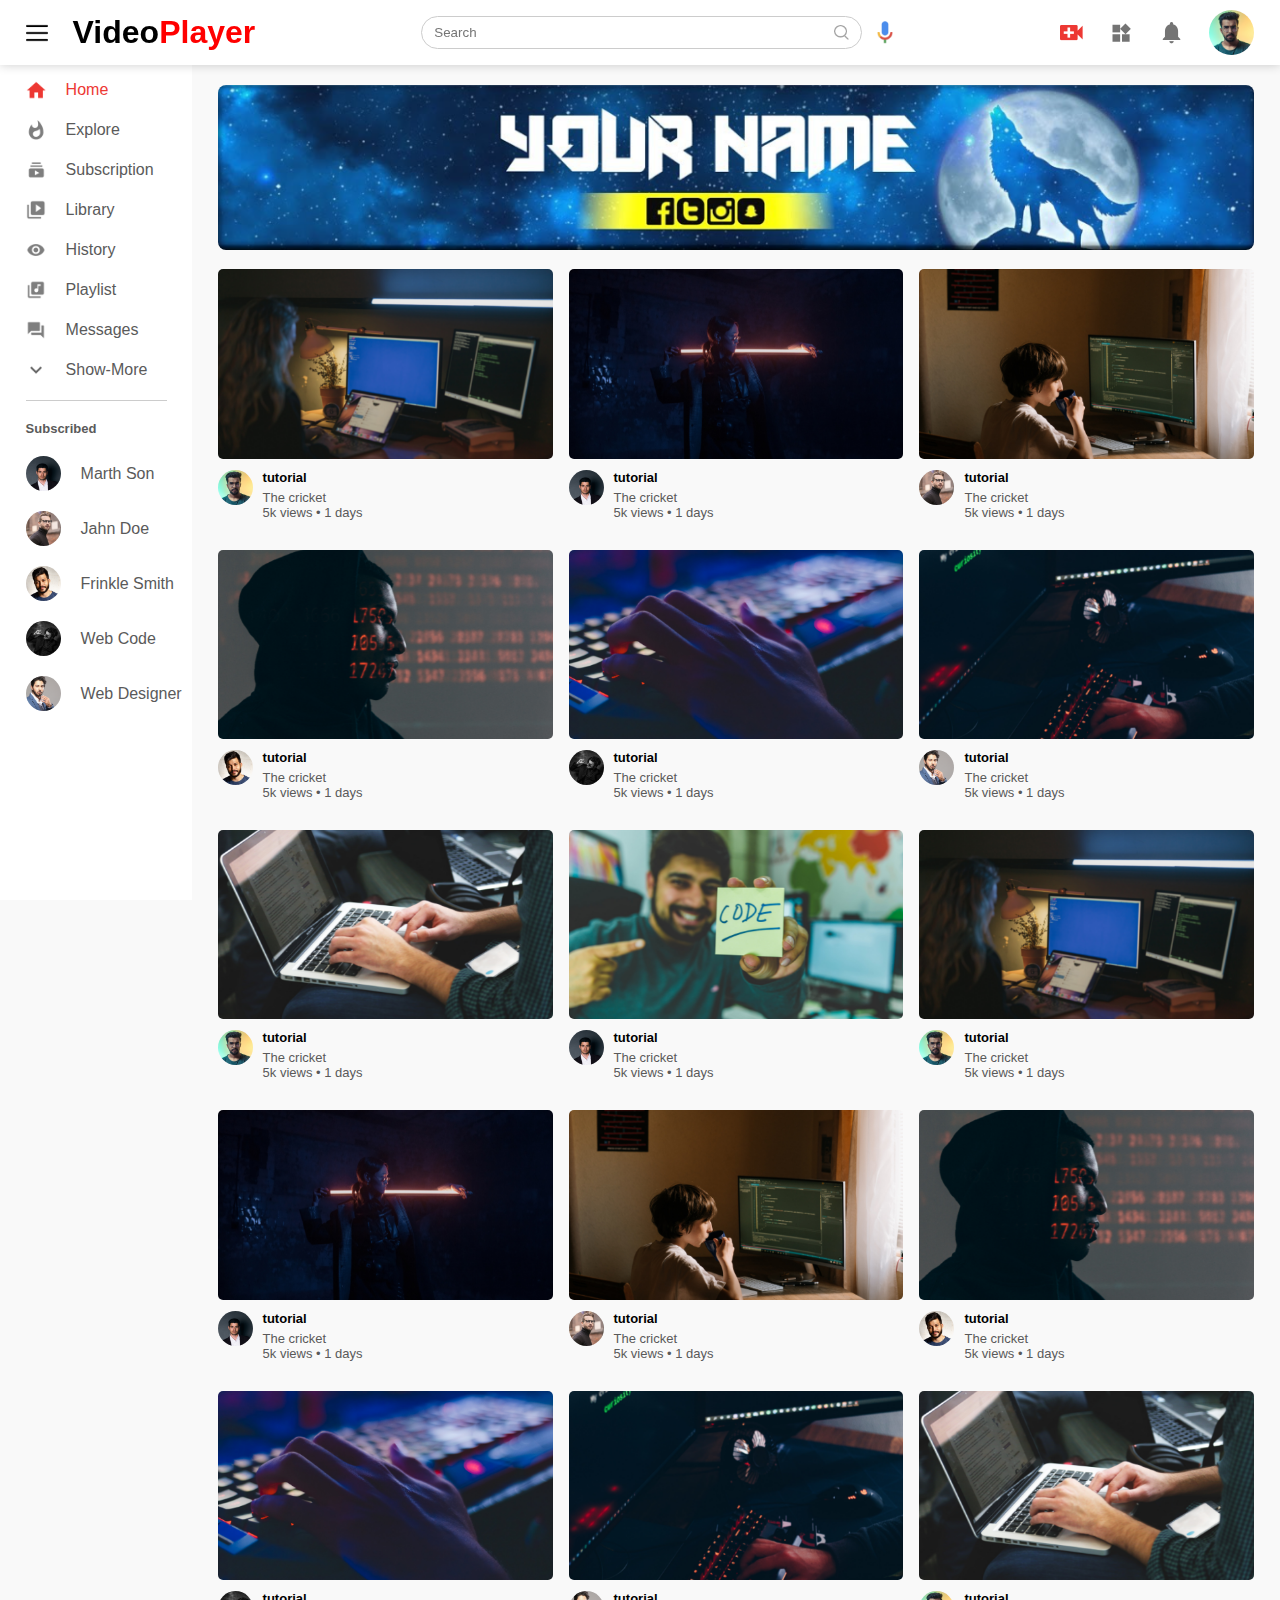
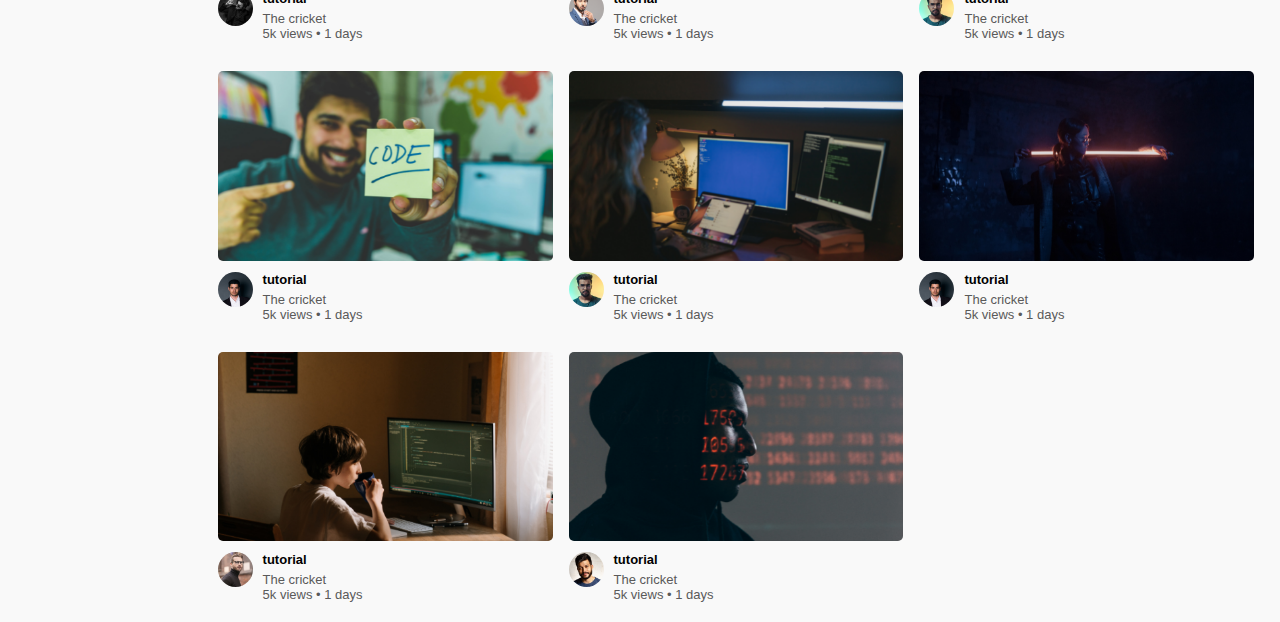
<file: index.html>
<!DOCTYPE html>
<html lang="en">
<head>
    <meta charset="UTF-8">
    <meta http-equiv="X-UA-Compatible" content="IE=edge">
    <meta name="viewport" content="width=device-width, initial-scale=1.0">
    <title>Video streaming Website</title>
    <link rel="stylesheet" href="./style.css">
</head>
<body>
    
    <!---navigation start--> 
    <nav class="flex-div">
        <div class="nav-left flex-div">
            <img src="img/menu.png" class="menu" alt="">
            <h1 >Video </h1><h1 class="h1">Player</h1> 
        </div>
        <div class="nav-middle flex-div">
            <div class="search flex-div">
                <input type="text" placeholder="Search">
                <img src="img/search.png" alt="">
            </div>
            <img src="img/voice-search.png" class="mic" alt="">
        </div>
        <div class="nav-right flex-div">
            <img src="img/upload.png" alt="">
            <img src="img/more.png" alt="">
            <img src="img/notification.png" alt="">
            <img src="img/1.png" class="user" alt="">
            
        </div>
    </nav>
    <!---navigation end-->

    <!---sidebar start-->
    <div class="sidebar">
        <div class="shortcut">
            <a href=""><img src="img/home.png" alt=""><p>Home</p></a>
            <a href=""><img src="img/explore.png" alt=""><p>Explore</p></a>
            <a href=""><img src="img/subscriprion.png" alt=""><p>Subscription</p></a>
            <a href=""><img src="img/library.png" alt=""><p>Library</p></a>
            <a href=""><img src="img/history.png" alt=""><p>History</p></a>
            <a href=""><img src="img/playlist.png" alt=""><p>Playlist</p></a>
            <a href=""><img src="img/messages.png" alt=""><p>Messages</p></a>
            <a href=""><img src="img/show-more.png" alt=""><p>Show-More</p></a>
            <hr>
        </div>
        <div class="subscribed">
            <h3>Subscribed</h3>
            <a href=""><img src="img/2.png" alt=""><p>Marth Son</p></a>
            <a href=""><img src="img/3.png" alt=""><p>Jahn Doe</p></a>
            <a href=""><img src="img/4.png" alt=""><p>Frinkle Smith</p></a>
            <a href=""><img src="img/5.png" alt=""><p>Web Code</p></a>
            <a href=""><img src="img/6.png" alt=""><p>Web Designer</p></a>
        </div>
    </div>
    <!---sidebar end-->

    <!----main start-->
    <div class="container">
        <div class="banner">
            <img src="img/cover.png" alt="">
        </div>
        <div class="list-container">
            <div class="video-list">
                <a href="switch.html"><img src="img/thumbhnail 1.png" class="thumbnail" alt=""></a>
                <div class="flex-div">
                    <img src="img/1.png" alt="">
                    <div class="video-info">
                        <a href="switch.html">tutorial</a>
                        <p>The cricket</p>
                        <p>5k views &bull; 1 days</p>
                    </div>
                </div>
            </div>
            <div class="video-list">
                <a href="switch.html"><img src="img/thumbhnail 2.png" class="thumbnail" alt=""></a>
                <div class="flex-div">
                    <img src="img/2.png" alt="">
                    <div class="video-info">
                        <a href="switch.html">tutorial</a>
                        <p>The cricket</p>
                        <p>5k views &bull; 1 days</p>
                    </div>
                </div>
            </div>
            <div class="video-list">
                <a href="switch.html"><img src="img/thumbhnail 3.png" class="thumbnail" alt=""></a>
                <div class="flex-div">
                    <img src="img/3.png" alt="">
                    <div class="video-info">
                        <a href="sw">tutorial</a>
                        <p>The cricket</p>
                        <p>5k views &bull; 1 days</p>
                    </div>
                </div>
            </div>
            <div class="video-list">
                <a href="switch.html"><img src="img/thumbhnail 4.png" class="thumbnail" alt=""></a>
                <div class="flex-div">
                    <img src="img/4.png" alt="">
                    <div class="video-info">
                        <a href="switch.html">tutorial</a>
                        <p>The cricket</p>
                        <p>5k views &bull; 1 days</p>
                    </div>
                </div>
            </div>
            <div class="video-list">
                <a href="switch.html"><img src="img/thumbhnail 5.png" class="thumbnail" alt=""></a>
                <div class="flex-div">
                    <img src="img/5.png" alt="">
                    <div class="video-info">
                        <a href="switch.html">tutorial</a>
                        <p>The cricket</p>
                        <p>5k views &bull; 1 days</p>
                    </div>
                </div>
            </div>
            <div class="video-list">
                <a href="switch.html"><img src="img/thumbhnail 6.png" class="thumbnail" alt=""></a>
                <div class="flex-div">
                    <img src="img/6.png" alt="">
                    <div class="video-info">
                        <a href="switch.html">tutorial</a>
                        <p>The cricket</p>
                        <p>5k views &bull; 1 days</p>
                    </div>
                </div>
            </div>
            <div class="video-list">
                <a href="switch.html"><img src="img/thumbhnail 7.png" class="thumbnail" alt=""></a>
                <div class="flex-div">
                    <img src="img/1.png" alt="">
                    <div class="video-info">
                        <a href="switch.html">tutorial</a>
                        <p>The cricket</p>
                        <p>5k views &bull; 1 days</p>
                    </div>
                </div>
            </div>
            <div class="video-list">
                <a href="switch.html"><img src="img/thumbhnail 8.png" class="thumbnail" alt=""></a>
                <div class="flex-div">
                    <img src="img/2.png" alt="">
                    <div class="video-info">
                        <a href="switch.html">tutorial</a>
                        <p>The cricket</p>
                        <p>5k views &bull; 1 days</p>
                    </div>
                </div>
            </div>
            <div class="video-list">
                <a href="switch.html"><img src="img/thumbhnail 1.png" class="thumbnail" alt=""></a>
                <div class="flex-div">
                    <img src="img/1.png" alt="">
                    <div class="video-info">
                        <a href="switch.html">tutorial</a>
                        <p>The cricket</p>
                        <p>5k views &bull; 1 days</p>
                    </div>
                </div>
            </div>
            <div class="video-list">
                <a href="switch.html"><img src="img/thumbhnail 2.png" class="thumbnail" alt=""></a>
                <div class="flex-div">
                    <img src="img/2.png" alt="">
                    <div class="video-info">
                        <a href="switch.html">tutorial</a>
                        <p>The cricket</p>
                        <p>5k views &bull; 1 days</p>
                    </div>
                </div>
            </div>
            <div class="video-list">
                <a href="switch.html"><img src="img/thumbhnail 3.png" class="thumbnail" alt=""></a>
                <div class="flex-div">
                    <img src="img/3.png" alt="">
                    <div class="video-info">
                        <a href="switch.html">tutorial</a>
                        <p>The cricket</p>
                        <p>5k views &bull; 1 days</p>
                    </div>
                </div>
            </div>
            <div class="video-list">
                <a href="switch.html"><img src="img/thumbhnail 4.png" class="thumbnail" alt=""></a>
                <div class="flex-div">
                    <img src="img/4.png" alt="">
                    <div class="video-info">
                        <a href="switch.html">tutorial</a>
                        <p>The cricket</p>
                        <p>5k views &bull; 1 days</p>
                    </div>
                </div>
            </div>
            <div class="video-list">
                <a href="switch.html"><img src="img/thumbhnail 5.png" class="thumbnail" alt=""></a>
                <div class="flex-div">
                    <img src="img/5.png" alt="">
                    <div class="video-info">
                        <a href="switch.html">tutorial</a>
                        <p>The cricket</p>
                        <p>5k views &bull; 1 days</p>
                    </div>
                </div>
            </div>
            <div class="video-list">
                <a href="switch.html"><img src="img/thumbhnail 6.png" class="thumbnail" alt=""></a>
                <div class="flex-div">
                    <img src="img/6.png" alt="">
                    <div class="video-info">
                        <a href="switch.html">tutorial</a>
                        <p>The cricket</p>
                        <p>5k views &bull; 1 days</p>
                    </div>
                </div>
            </div>
            <div class="video-list">
                <a href="switch.html"><img src="img/thumbhnail 7.png" class="thumbnail" alt=""></a>
                <div class="flex-div">
                    <img src="img/1.png" alt="">
                    <div class="video-info">
                        <a href="switch.html">tutorial</a>
                        <p>The cricket</p>
                        <p>5k views &bull; 1 days</p>
                    </div>
                </div>
            </div>
            <div class="video-list">
                <a href="switch.html"><img src="img/thumbhnail 8.png" class="thumbnail" alt=""></a>
                <div class="flex-div">
                    <img src="img/2.png" alt="">
                    <div class="video-info">
                        <a href="switch.html">tutorial</a>
                        <p>The cricket</p>
                        <p>5k views &bull; 1 days</p>
                    </div>
                </div>
            </div>
            <div class="video-list">
                <a href="switch.html"><img src="img/thumbhnail 1.png" class="thumbnail" alt=""></a>
                <div class="flex-div">
                    <img src="img/1.png" alt="">
                    <div class="video-info">
                        <a href="">tutorial</a>
                        <p>The cricket</p>
                        <p>5k views &bull; 1 days</p>
                    </div>
                </div>
            </div>
            <div class="video-list">
                <a href="switch.html"><img src="img/thumbhnail 2.png" class="thumbnail" alt=""></a>
                <div class="flex-div">
                    <img src="img/2.png" alt="">
                    <div class="video-info">
                        <a href="">tutorial</a>
                        <p>The cricket</p>
                        <p>5k views &bull; 1 days</p>
                    </div>
                </div>
            </div>
            <div class="video-list">
                <a href="switch.html"><img src="img/thumbhnail 3.png" class="thumbnail" alt=""></a>
                <div class="flex-div">
                    <img src="img/3.png" alt="">
                    <div class="video-info">
                        <a href="switch.html">tutorial</a>
                        <p>The cricket</p>
                        <p>5k views &bull; 1 days</p>
                    </div>
                </div>
            </div>
            <div class="video-list">
                <a href="switch.html"><img src="img/thumbhnail 4.png" class="thumbnail" alt=""></a>
                <div class="flex-div">
                    <img src="img/4.png" alt="">
                    <div class="video-info">
                        <a href="switch.html">tutorial</a>
                        <p>The cricket</p>
                        <p>5k views &bull; 1 days</p>
                    </div>
                </div>
            </div>
        </div>
    </div>
    <!----main end-->

    <script src="script.js"></script>
</body>
</html>
</file>
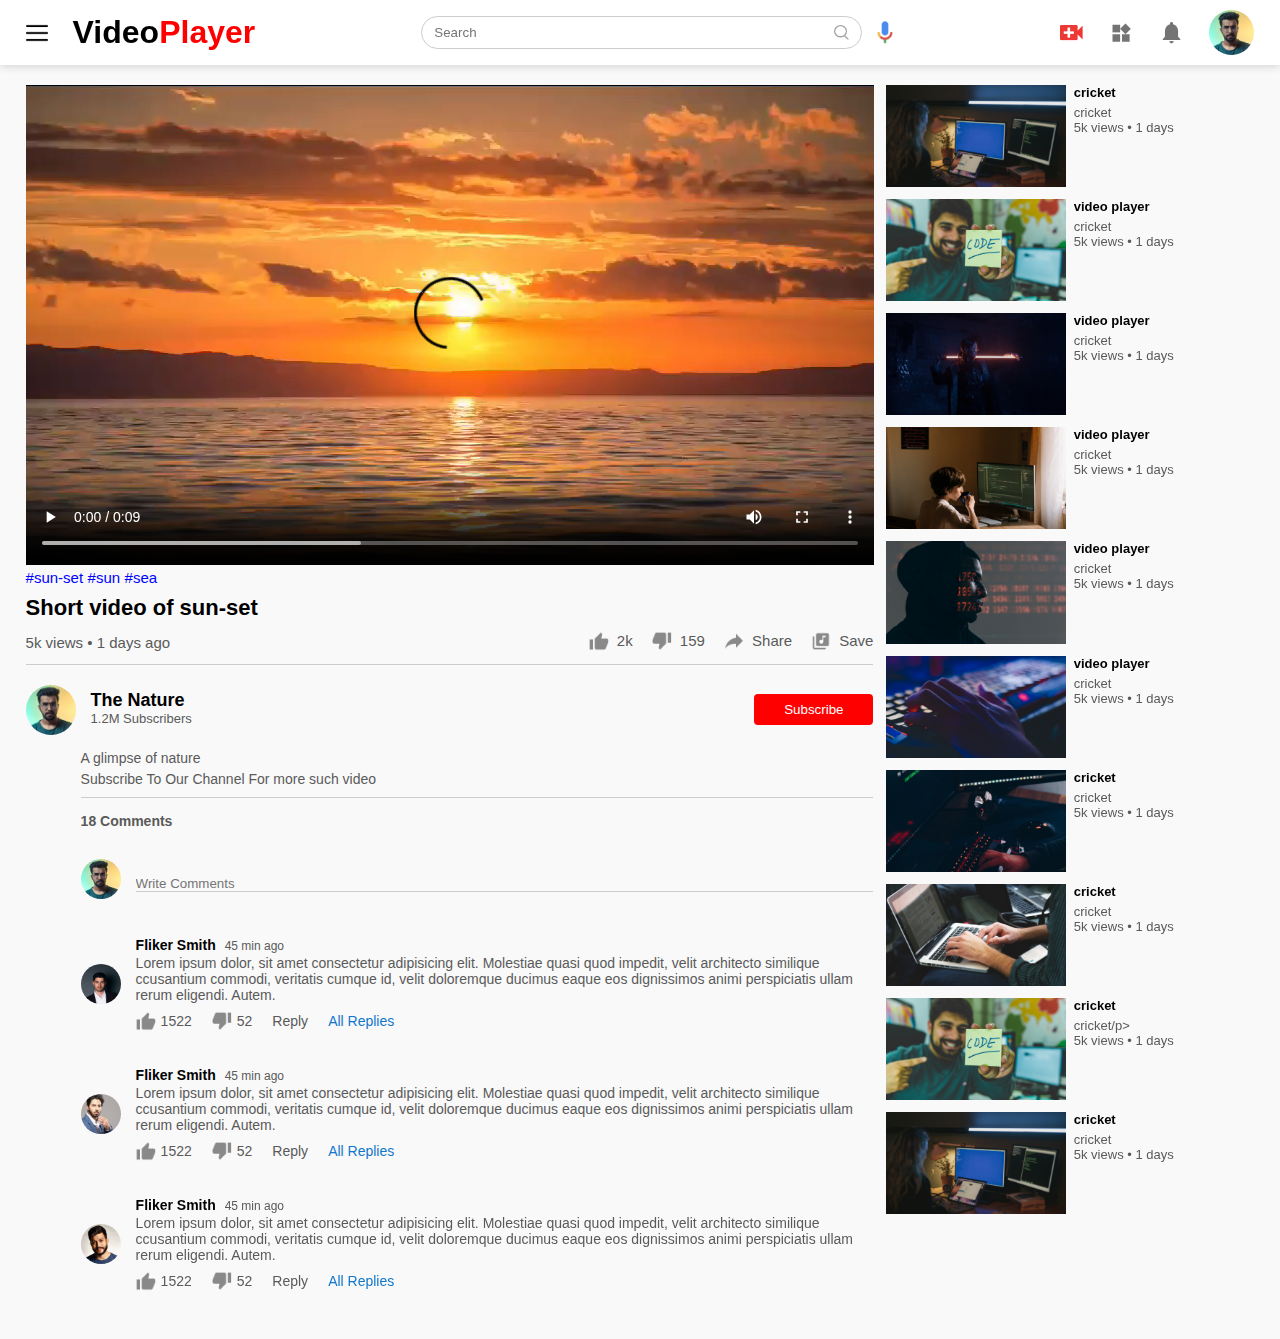
<file: switch.html>
<!DOCTYPE html>
<html lang="en">
<head>
    <meta charset="UTF-8">
    <meta http-equiv="X-UA-Compatible" content="IE=edge">
    <meta name="viewport" content="width=device-width, initial-scale=1.0">
    <title>Streaming video</title>
    <link rel="stylesheet" href="style.css">
</head>
<body>
    <!---navigation start-->
    <nav class="flex-div">
        <div class="nav-left flex-div">
            <img src="img/menu.png" class="menu" alt="">
            <h1 >Video </h1><h1 class="h1">Player</h1>
        </div>
        <div class="nav-middle flex-div">
            <div class="search flex-div">
                <input type="text" placeholder="Search">
                <img src="img/search.png" alt="">
            </div>
            <img src="img/voice-search.png" class="mic" alt="">
        </div>
        <div class="nav-right flex-div">
            <img src="img/upload.png" alt="">
            <img src="img/more.png" alt="">
            <img src="img/notification.png" alt="">
            <img src="img/1.png" class="user" alt="">
        </div>
    </nav>
    <!--navigation end-->
    <!--video start-->
    <div class="container play-contain">
        <div class="row">
            <div class="play-vid">
                <video controls autoplay>
                    <source src="img/vid.mp4" type="video/mp4"> 
                </video>
                <div class="tags">
                    <a href="">#sun-set</a>
                    <a href="">#sun</a>
                    <a href="">#sea</a>
                </div>
                <h3>Short video of sun-set</h3>
                <div class="play-info">
                    <p>5k views &bull; 1 days ago</p>
                    <div>
                        <a href=""><img src="img/like.png" alt="">2k</a>
                        <a href=""><img src="img/dislike.png" alt="">159</a>
                        <a href=""><img src="img/share.png" alt="">Share</a>
                        <a href=""><img src="img/save.png" alt="">Save</a>
                    </div>
                </div>
                <hr>
                <div class="owner">
                    <img src="img/1.png" alt="">
                    <div>
                        <p>The Nature</p>
                        <span>1.2M Subscribers</span>
                    </div>
                    <button type="button">Subscribe</button>
                </div>
                <div class="description">
                    <p>A glimpse of nature</p>
                    <p>Subscribe To Our Channel For more such video</p>
                    <hr>
                    <h4>18 Comments</h4>
                    <div class="add-comment">
                        <img src="img/1.png" alt="">
                        <input type="text" placeholder="Write Comments">
                    </div>
                    <div class="prev-comnet">
                        <img src="img/2.png" alt="">
                        <div>
                            <h3>Fliker Smith <span> 45 min ago</span></h3>
                            <p>Lorem ipsum dolor, sit amet consectetur adipisicing elit. Molestiae quasi quod impedit, velit architecto similique ccusantium commodi, veritatis cumque id, velit doloremque ducimus eaque eos dignissimos animi perspiciatis ullam rerum eligendi. Autem.</p>
                            <div class="action">
                                <img src="img/like.png" alt="">
                                <span>1522</span>
                                <img src="img/dislike.png" alt="">
                                <span>52</span>
                                <span>Reply</span>
                                <a href="">All Replies</a>
                            </div>
                        </div>
                    </div>
                    <div class="prev-comnet">
                        <img src="img/6.png" alt="">
                        <div>
                            <h3>Fliker Smith <span> 45 min ago</span></h3>
                            <p>Lorem ipsum dolor, sit amet consectetur adipisicing elit. Molestiae quasi quod impedit, velit architecto similique ccusantium commodi, veritatis cumque id, velit doloremque ducimus eaque eos dignissimos animi perspiciatis ullam rerum eligendi. Autem.</p>
                            <div class="action">
                                <img src="img/like.png" alt="">
                                <span>1522</span>
                                <img src="img/dislike.png" alt="">
                                <span>52</span>
                                <span>Reply</span>
                                <a href="">All Replies</a>
                            </div>
                        </div>
                    </div>
                    <div class="prev-comnet">
                        <img src="img/4.png" alt="">
                        <div>
                            <h3>Fliker Smith <span> 45 min ago</span></h3>
                            <p>Lorem ipsum dolor, sit amet consectetur adipisicing elit. Molestiae quasi quod impedit, velit architecto similique ccusantium commodi, veritatis cumque id, velit doloremque ducimus eaque eos dignissimos animi perspiciatis ullam rerum eligendi. Autem.</p>
                            <div class="action">
                                <img src="img/like.png" alt="">
                                <span>1522</span>
                                <img src="img/dislike.png" alt="">
                                <span>52</span>
                                <span>Reply</span>
                                <a href="">All Replies</a>
                            </div>
                        </div>
                    </div>
                </div>
            </div>
            <div class="right-sidebar">
                <div class="side-list">
                    <a href="switch.html" class="small-size"><img src="img/thumbhnail 1.png" class="thumbnail" alt=""></a>
                    <div class="video-info">
                        <a href="switch.html">cricket</a>
                        <p>cricket</p>
                        <p>5k views &bull; 1 days</p>
                    </div>
                </div>
                <div class="side-list">
                    <a href="switch.html" class="small-size"><img src="img/thumbhnail 8.png" class="thumbnail" alt=""></a>
                    <div class="video-info">
                        <a href="switch.html">video player</a>
                        <p>cricket</p>
                        <p>5k views &bull; 1 days</p>
                    </div>
                </div>
                <div class="side-list">
                    <a href="switch.html" class="small-size"><img src="img/thumbhnail 2.png" class="thumbnail" alt=""></a>
                    <div class="video-info">
                        <a href="switch.html">video player</a>
                        <p>cricket</p>
                        <p>5k views &bull; 1 days</p>
                    </div>
                </div>
                <div class="side-list">
                    <a href="switch.html" class="small-size"><img src="img/thumbhnail 3.png" class="thumbnail" alt=""></a>
                    <div class="video-info">
                        <a href="switch.html">video player</a>
                        <p>cricket</p>
                        <p>5k views &bull; 1 days</p>
                    </div>
                </div>
                <div class="side-list">
                    <a href="switch.html" class="small-size"><img src="img/thumbhnail 4.png" class="thumbnail" alt=""></a>
                    <div class="video-info">
                        <a href="switch.html">video player</a>
                        <p>cricket</p>
                        <p>5k views &bull; 1 days</p>
                    </div>
                </div>
                <div class="side-list">
                    <a href="switch.html" class="small-size"><img src="img/thumbhnail 5.png" class="thumbnail" alt=""></a>
                    <div class="video-info">
                        <a href="switch.html">video player</a>
                        <p>cricket</p>
                        <p>5k views &bull; 1 days</p>
                    </div>
                </div>
                <div class="side-list">
                    <a href="switch.html" class="small-size"><img src="img/thumbhnail 6.png" class="thumbnail" alt=""></a>
                    <div class="video-info">
                        <a href="switch.html">cricket</a>
                        <p>cricket</p>
                        <p>5k views &bull; 1 days</p>
                    </div>
                </div>
                <div class="side-list">
                    <a href="switch.html" class="small-size"><img src="img/thumbhnail 7.png" class="thumbnail" alt=""></a>
                    <div class="video-info">
                        <a href="switch.html">cricket</a>
                        <p>cricket</p>
                        <p>5k views &bull; 1 days</p>
                    </div>
                </div>
                <div class="side-list">
                    <a href="switch.html" class="small-size"><img src="img/thumbhnail 8.png" class="thumbnail" alt=""></a>
                    <div class="video-info">
                        <a href="switch.html">cricket</a>
                        <p>cricket/p>
                        <p>5k views &bull; 1 days</p>
                    </div>
                </div>
                <div class="side-list">
                    <a href="switch.html" class="small-size"><img src="img/thumbhnail 1.png" class="thumbnail" alt=""></a>
                    <div class="video-info">
                        <a href="switch.html">cricket</a>
                        <p>cricket</p>
                        <p>5k views &bull; 1 days</p>
                    </div>
                </div>
            </div>
        </div>
    </div>
    <!--video end-->
</body>
</html>
</file>
<file: style.css>
*{
    padding: 0;
    margin: 0;
    box-sizing: border-box;
    font-family: 'poppins',sans-serif;
}
.h1 {
    color: red;
}
#moon {
    width: 22px;
    cursor: pointer;
}
a{
    text-decoration: none;
    color: #5a5a5a;
}

img{
    cursor: pointer;
}

.flex-div{
    display: flex;
    align-items: center;
}

nav{
    padding: 10px 2% ;
    justify-content: space-between;
    box-shadow: 0 0 10px rgba(0,0,0,0.2);
    background-color: #fff;
    position: sticky;
    top: 0;
    z-index: 10;
}

.nav-left .menu{
    width: 22px;
    margin-right: 25px;
}

.nav-left .logo{
    width: 130px;
}

.nav-right img{
    width: 25px;
    margin-right: 25px;
}

.nav-right .user{
    width: 45px;
    border-radius: 50%;
    margin-right: 0;
}

.nav-middle .mic{
    width: 16px;
}

.nav-middle .search{
    border: 1px solid #ccc;
    margin-right: 15px;
    padding: 8px 12px;
    border-radius: 30px;
}
.nav-middle .search input{
    width: 400px;
    border: 0;
    outline: 0;
    background-color: transparent;
}

.nav-middle .search img{
    width: 15px;
}

/*--sidebar--*/

.sidebar{
    width: 15%;
    height: 100vh;
    background-color: #fff;
    top: 0;
    position: fixed;
    padding-left: 2%;
    padding-top: 80px;
}

.sidebar .shortcut a img{
    width: 20px;
    margin-right: 20px;
}

.shortcut a{
    display: flex;
    align-items: center;
    margin-bottom: 20px;
    width: fit-content;
    flex-wrap: wrap;
}

.shortcut a:first-child{
    color: #ed3833;
}

.sidebar hr{
    border: 0;
    height: 1px;
    background: #ccc;
    width: 85%;
}

.subscribed h3{
    font-size: 13px;
    margin: 20px 0;
    color: #5a5a5a;
}

.subscribed a{
    display: flex;
    align-items: center;
    margin-bottom: 20px;
    width: fit-content;
    flex-wrap: wrap;
}

.subscribed a img{
    width: 35px;
    border-radius: 50%;
    margin-right: 20px;
}

.small-sidebar{
    width: 5%;
}

.small-sidebar a p{
    display: none;
}
.small-sidebar h3{
    display: none;
}

.small-sidebar hr{
    width: 505;
    margin-bottom: 25px;
}

/*----main---*/
.container{
    background-color: #f9f9f9;
    padding-left: 17%;
    padding-right: 2%;
    padding-top: 20px;
    padding-bottom: 20px;
}

.large-container{
    padding-left: 7%;
}

.banner{
    width: 100%;
}

.banner img{
    width: 100%;
    border-radius: 8px;
}


.list-container{
    display: grid;
    grid-template-columns: repeat(auto-fit, minmax(250px, 1fr));
    grid-column-gap: 16px;
    grid-row-gap: 30px;
    margin-top: 15px;
}

.video-list .thumbnail{
    width: 100%;
    border-radius: 5px;
}

.video-list .flex-div{
    align-items: flex-start;
    margin-top: 7px;
}

.video-list .flex-div img{
    width: 35px;
    margin-right: 10px;
    border-radius: 50%;
}

.video-info{
    color: #5a5a5a;
    font-size: 13px;
}

.video-info a{
    color: #000;
    font-weight: 600;
    display: block;
    margin-bottom: 5px;
}

@media (max-width: 900px) {
    .menu{
        display: none;
    }
    .sidebar{
        display: none;
    }
    .container, .large-container{
        padding-left: 5%;
        padding-right: 5%;
    }
    .nav-right img{
        display: none;
    }
    .nav-right .user{
        display: block;
        width: 30px;
    }
    .nav-middle .search input{
        width: 100px;
    }
    .nav-middle .mic{
        display: none;
    }
    .logo{
        width: 90px;
    }
}


/*--new page---*/

.play-contain{
    padding-left: 2%;
}

.row{
    display: flex;
    justify-content: space-between;
    flex-wrap: wrap;
}

.play-vid{
    flex-basis: 69%;
}


.right-sidebar{
    flex-basis: 30%;
}

.play-vid video{
    width: 100%;
}

.side-list{
    display: flex;
    justify-content: space-between;
    margin-bottom: 8px;
}

.side-list img{
    width: 100%;
}

.side-list .small-size{
    flex-basis: 49%;
}

.side-list .video-info{
    flex-basis: 49%;
}

.play-vid .tags a{
    color: #0000ff;
    font-size: 15px;
}

.play-vid h3{
    font-weight: 600;
    font-size: 22px;
    margin-top: 8px;
}

.play-vid .play-info{
    display: flex;
    align-items: center;
    justify-content: space-between;
    flex-wrap: wrap;
    margin-top: 10px;
    font-size: 15px;
    color: #5a5a5a;
} 

.play-vid .play-info a img{
    width: 20px;
    margin-right: 8px;
}

.play-vid .play-info a {
    display: inline-flex;
    align-items: center;
    margin-left: 15px;
}

.play-vid hr{
    border: 0;
    height: 1px;
    background-color: #ccc;
    margin: 10px 0;
}

.owner{
    display: flex;
    align-items: center;
    margin-top: 20px;
}

.owner div{
    flex: 1;
    line-height: 18px;
}

.owner img{
    width: 50px;
    border-radius: 50%;
    margin-right: 15px;
}

.owner div p{
    color: #000;
    font-weight: 600;
    font-size: 18px;
}

.owner div span{
    font-size: 13px;
    color: #5a5a5a;
}

.owner button{
    background-color: red;
    color: #fff;
    padding: 8px 30px;
    border: 0;
    outline: 0;
    border-radius: 4px;
    cursor: pointer;
}

.description{
    padding-left: 55px;
    margin: 15px 0;
}

.description p{
    font-size: 14px;
    margin-bottom: 5px;
    color: #5a5a5a;
}

.description h4{
    font-size: 14px;
    color: #5a5a5a;
    margin-top: 15px;
}

.add-comment{
    display: flex;
    align-items: center;
    margin: 30px 0;
}

.add-comment img{
    width: 40px;
    border-radius: 50%;
    margin-right: 15px;
}

.add-comment input{
    border: 0;
    outline: 0;
    border-bottom: 1px solid #ccc;
    width: 100%;
    padding-top: 10px;
    background: transparent;
}

.prev-comnet{
    display: flex;
    align-items: center;
    margin: 20px 0;
}

.prev-comnet img{
    width: 40px;
    border-radius: 50%;
    margin-right: 15px;
}

.prev-comnet h3{
    font-size: 14px;
    margin-bottom: 2px;
}

.prev-comnet h3 span{
    font-size: 12px;
    color: #5a5a5a;
    font-weight: 500;
    margin-left: 5px;
}

.prev-comnet .action{
    display: flex;
    align-items: center;
    margin: 8px 0;
    font-size: 14px;
}

.prev-comnet .action img{
    border-radius: 0;
    width: 20px;
    margin-right: 5px;
}

.prev-comnet .action span{
    margin-right: 20px;
    color: #5a5a5a;
}

.prev-comnet .action a{
    color: #17c;
}

@media (max-width:900px) {
    .play-vid{
        flex-basis: 100%;
    }
    .right-sidebar{
        flex-basis: 100%;
    }
    .play-contain{
        padding-left: 5%;
    }
    .description{
        padding-left: 0;
    }
    .play-vid .play-info a{
        margin-left: 0;
        margin-right: 15px;
        margin-top: 15px;
    }
}
</file>
